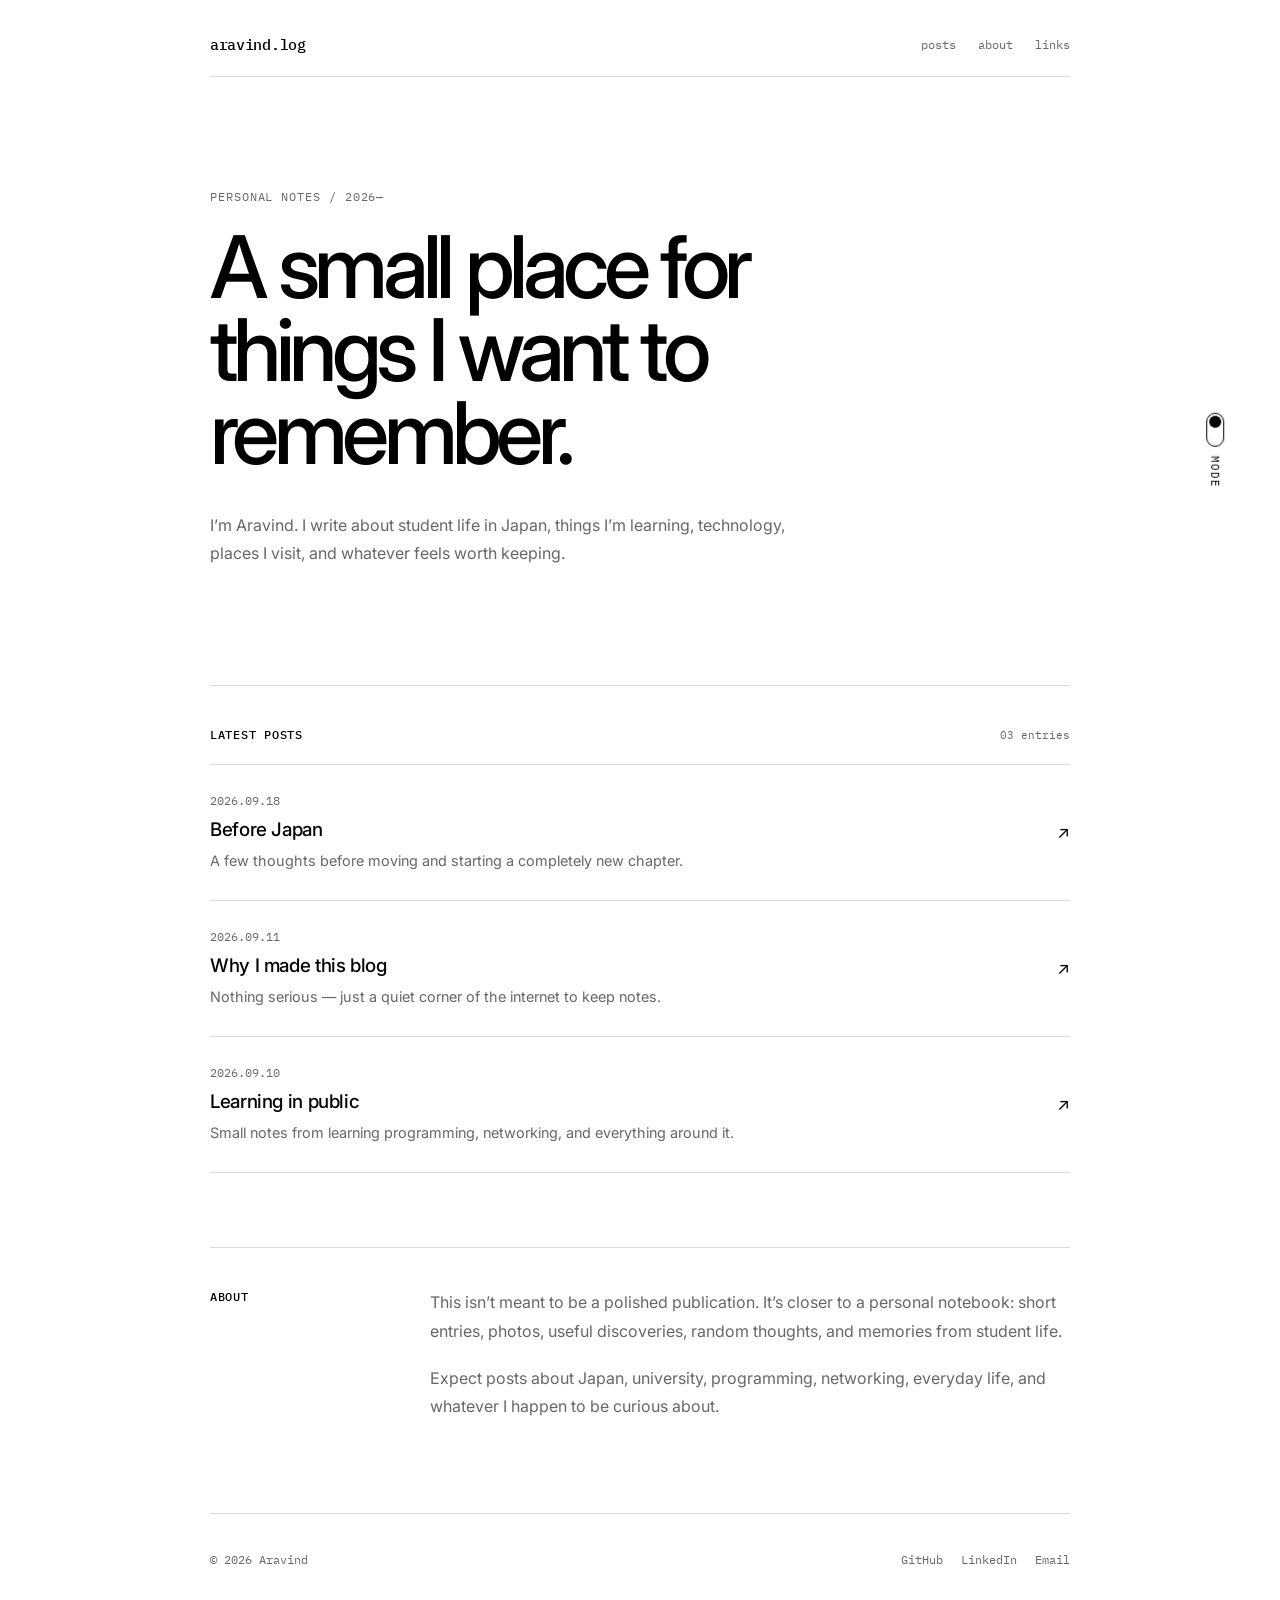
<file: index.html>
<!DOCTYPE html>
<html lang="en">
<head>
  <meta charset="UTF-8" />
  <meta name="viewport" content="width=device-width, initial-scale=1.0" />
  <meta name="description" content="A quiet personal blog about student life, Japan, technology, and notes along the way." />
  <title>aravind.log</title>
  <link rel="preconnect" href="https://fonts.googleapis.com">
  <link rel="preconnect" href="https://fonts.gstatic.com" crossorigin>
  <link href="https://fonts.googleapis.com/css2?family=IBM+Plex+Mono:wght@400;500&family=Inter:wght@400;500;600&display=swap" rel="stylesheet">
  <link rel="stylesheet" href="style.css" />
</head>
<body>
  <button class="theme-toggle" id="themeToggle" aria-label="Toggle dark mode" title="Toggle theme">
    <span class="theme-toggle__track">
      <span class="theme-toggle__knob"></span>
    </span>
    <span class="theme-toggle__label">MODE</span>
  </button>

  <main class="shell">
    <header class="site-header">
      <a class="brand" href="index.html">aravind.log</a>

      <nav class="nav" aria-label="Main navigation">
        <a href="#posts">posts</a>
        <a href="#about">about</a>
        <a href="#links">links</a>
      </nav>
    </header>

    <section class="hero">
      <p class="eyebrow">PERSONAL NOTES / 2026—</p>
      <h1>A small place for things I want to remember.</h1>
      <p class="intro">
        I’m Aravind. I write about student life in Japan, things I’m learning,
        technology, places I visit, and whatever feels worth keeping.
      </p>
    </section>

    <section class="section" id="posts">
      <div class="section-heading">
        <h2>Latest posts</h2>
        <span>03 entries</span>
      </div>

      <div class="post-list">
        <a class="post-row" href="posts/before-japan.html">
          <div>
            <time datetime="2026-09-18">2026.09.18</time>
            <h3>Before Japan</h3>
            <p>A few thoughts before moving and starting a completely new chapter.</p>
          </div>
          <span class="arrow">↗</span>
        </a>

        <a class="post-row" href="posts/why-this-blog.html">
          <div>
            <time datetime="2026-09-11">2026.09.11</time>
            <h3>Why I made this blog</h3>
            <p>Nothing serious — just a quiet corner of the internet to keep notes.</p>
          </div>
          <span class="arrow">↗</span>
        </a>

        <a class="post-row" href="posts/learning-in-public.html">
          <div>
            <time datetime="2026-09-10">2026.09.10</time>
            <h3>Learning in public</h3>
            <p>Small notes from learning programming, networking, and everything around it.</p>
          </div>
          <span class="arrow">↗</span>
        </a>
      </div>
    </section>

    <section class="section split" id="about">
      <div class="section-heading">
        <h2>About</h2>
      </div>
      <div class="about-copy">
        <p>
          This isn’t meant to be a polished publication. It’s closer to a personal notebook:
          short entries, photos, useful discoveries, random thoughts, and memories from student life.
        </p>
        <p>
          Expect posts about Japan, university, programming, networking, everyday life,
          and whatever I happen to be curious about.
        </p>
      </div>
    </section>

    <footer class="site-footer" id="links">
      <p>© 2026 Aravind</p>
      <div class="footer-links">
        <a href="https://github.com/" target="_blank" rel="noreferrer">GitHub</a>
        <a href="https://www.linkedin.com/" target="_blank" rel="noreferrer">LinkedIn</a>
        <a href="mailto:hello@example.com">Email</a>
      </div>
    </footer>
  </main>

  <script src="script.js"></script>
</body>
</html>
</file>
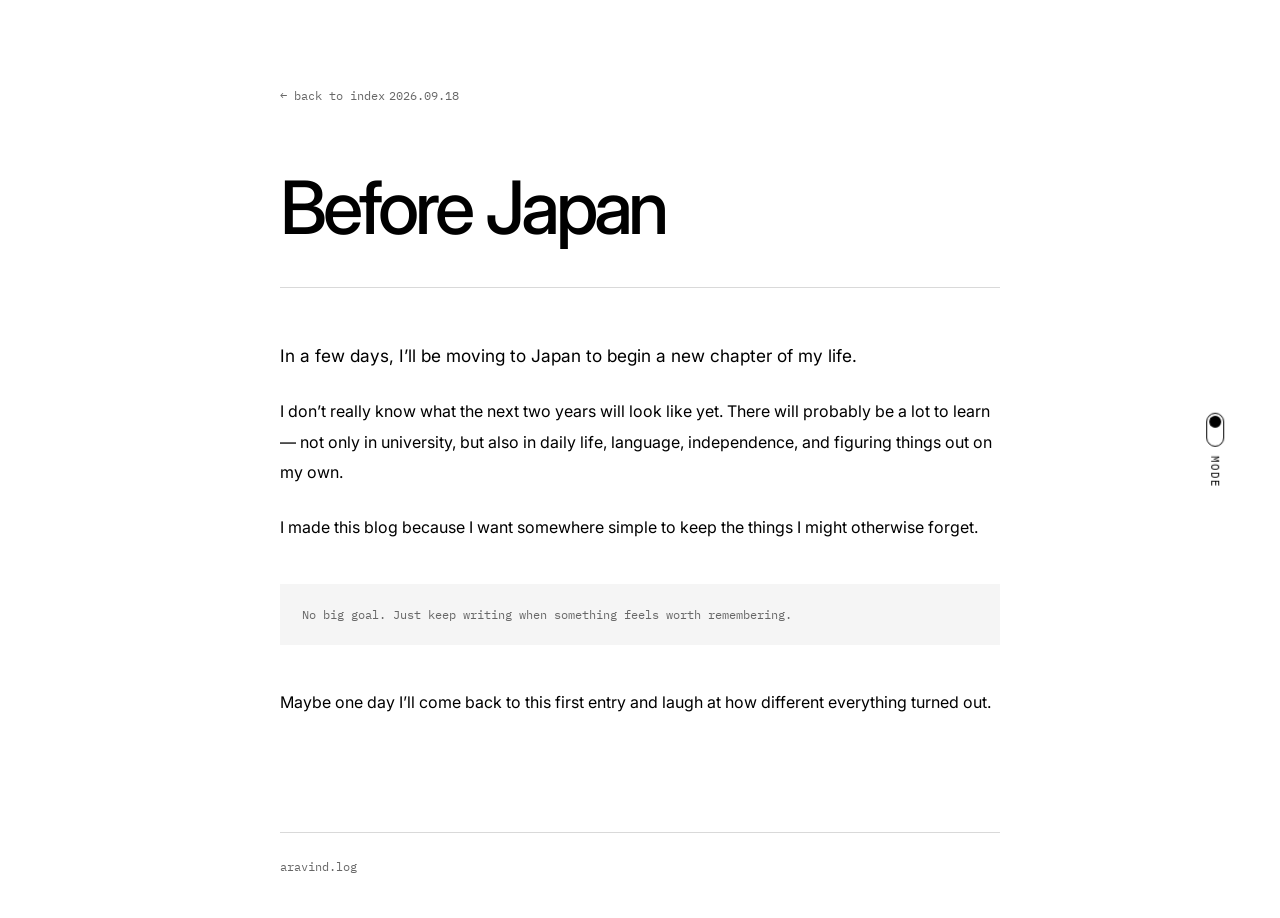
<file: posts/before-japan.html>
<!DOCTYPE html>
<html lang="en">
<head>
  <meta charset="UTF-8" />
  <meta name="viewport" content="width=device-width, initial-scale=1.0" />

  <title>Before Japan — aravind.log</title>

  <link rel="preconnect" href="https://fonts.googleapis.com">
  <link rel="preconnect" href="https://fonts.gstatic.com" crossorigin>

  <link
    href="https://fonts.googleapis.com/css2?family=IBM+Plex+Mono:wght@400;500&family=Inter:wght@400;500;600&display=swap"
    rel="stylesheet"
  >

  <link rel="stylesheet" href="../style.css" />
</head>

<body>

  <button
    class="theme-toggle"
    id="themeToggle"
    aria-label="Toggle dark mode"
    title="Toggle theme"
  >
    <span class="theme-toggle__track">
      <span class="theme-toggle__knob"></span>
    </span>

    <span class="theme-toggle__label">MODE</span>
  </button>


  <main class="article-shell">

    <header class="article-header">

      <a class="article-back" href="../index.html">
        ← back to index
      </a>

      <time datetime="2026-09-18">
        2026.09.18
      </time>

      <h1>Before Japan</h1>

    </header>


    <article class="article">

      <p>
        In a few days, I’ll be moving to Japan to begin a new chapter of my life.
      </p>

      <p>
        I don’t really know what the next two years will look like yet.
        There will probably be a lot to learn — not only in university,
        but also in daily life, language, independence, and figuring
        things out on my own.
      </p>

      <p>
        I made this blog because I want somewhere simple to keep the
        things I might otherwise forget.
      </p>

      <div class="article-note">
        No big goal. Just keep writing when something feels worth remembering.
      </div>

      <p>
        Maybe one day I’ll come back to this first entry and laugh at
        how different everything turned out.
      </p>

    </article>


    <footer class="article-footer">

      <a href="../index.html">
        aravind.log
      </a>

    </footer>

  </main>


  <script src="../script.js"></script>

</body>
</html>
</file>
<file: style.css>
:root {
  --bg: #ffffff;
  --text: #000000;
  --muted: #676767;
  --line: #d9d9d9;
  --soft: #f5f5f5;
  --max: 860px;
}

:root[data-theme="dark"] {
  --bg: #000000;
  --text: #ffffff;
  --muted: #a7a7a7;
  --line: #303030;
  --soft: #111111;
}

* {
  box-sizing: border-box;
}

html {
  scroll-behavior: smooth;
}

body {
  margin: 0;
  background: var(--bg);
  color: var(--text);
  font-family: "Inter", system-ui, -apple-system, BlinkMacSystemFont, "Segoe UI", sans-serif;
  transition: background 180ms ease, color 180ms ease;
}

a {
  color: inherit;
}

.shell {
  width: min(calc(100% - 48px), var(--max));
  margin: 0 auto;
}

.site-header {
  display: flex;
  align-items: center;
  justify-content: space-between;
  gap: 28px;
  padding: 34px 0 22px;
  border-bottom: 1px solid var(--line);
}

.brand {
  color: var(--text);
  text-decoration: none;
  font-family: "IBM Plex Mono", monospace;
  font-size: 0.96rem;
  font-weight: 500;
  letter-spacing: -0.02em;
}

.nav {
  display: flex;
  gap: 22px;
  font-family: "IBM Plex Mono", monospace;
  font-size: 0.76rem;
}

.nav a,
.footer-links a {
  color: var(--muted);
  text-decoration: none;
}

.nav a:hover,
.footer-links a:hover {
  color: var(--text);
  text-decoration: underline;
  text-underline-offset: 4px;
}

.hero {
  padding: 112px 0 118px;
}

.eyebrow {
  margin: 0 0 22px;
  color: var(--muted);
  font-family: "IBM Plex Mono", monospace;
  font-size: 0.72rem;
  letter-spacing: 0.08em;
}

.hero h1 {
  max-width: 720px;
  margin: 0;
  font-size: clamp(2.5rem, 7vw, 5.4rem);
  font-weight: 500;
  letter-spacing: -0.065em;
  line-height: 0.96;
}

.intro {
  max-width: 590px;
  margin: 36px 0 0;
  color: var(--muted);
  font-size: 1rem;
  line-height: 1.75;
}

.section {
  padding: 40px 0 74px;
  border-top: 1px solid var(--line);
}

.section-heading {
  display: flex;
  align-items: baseline;
  justify-content: space-between;
  margin-bottom: 22px;
}

.section-heading h2 {
  margin: 0;
  font-family: "IBM Plex Mono", monospace;
  font-size: 0.78rem;
  font-weight: 500;
  text-transform: uppercase;
  letter-spacing: 0.06em;
}

.section-heading span {
  color: var(--muted);
  font-family: "IBM Plex Mono", monospace;
  font-size: 0.7rem;
}

.post-list {
  border-top: 1px solid var(--line);
}

.post-row {
  display: grid;
  grid-template-columns: 1fr auto;
  gap: 30px;
  padding: 28px 0;
  border-bottom: 1px solid var(--line);
  text-decoration: none;
}

.post-row time {
  display: block;
  margin-bottom: 10px;
  color: var(--muted);
  font-family: "IBM Plex Mono", monospace;
  font-size: 0.72rem;
}

.post-row h3 {
  margin: 0;
  font-size: 1.17rem;
  font-weight: 500;
  letter-spacing: -0.02em;
}

.post-row p {
  max-width: 600px;
  margin: 8px 0 0;
  color: var(--muted);
  font-size: 0.9rem;
  line-height: 1.6;
}

.arrow {
  align-self: center;
  font-size: 1.05rem;
  transition: transform 150ms ease;
}

.post-row:hover .arrow {
  transform: translate(3px, -3px);
}

.split {
  display: grid;
  grid-template-columns: 180px 1fr;
  gap: 40px;
}

.about-copy p {
  margin: 0 0 18px;
  color: var(--muted);
  line-height: 1.8;
}

.site-footer {
  display: flex;
  align-items: center;
  justify-content: space-between;
  gap: 24px;
  padding: 26px 0 44px;
  border-top: 1px solid var(--line);
  color: var(--muted);
  font-family: "IBM Plex Mono", monospace;
  font-size: 0.72rem;
}

.footer-links {
  display: flex;
  gap: 18px;
}

.theme-toggle {
  position: fixed;
  z-index: 10;
  top: 50%;
  right: 22px;
  display: flex;
  align-items: center;
  gap: 9px;
  transform: translateY(-50%) rotate(90deg);
  transform-origin: center;
  border: 0;
  background: transparent;
  color: var(--text);
  cursor: pointer;
  font-family: "IBM Plex Mono", monospace;
  font-size: 0.67rem;
  letter-spacing: 0.08em;
}

.theme-toggle__track {
  position: relative;
  width: 34px;
  height: 18px;
  border: 1px solid var(--text);
  border-radius: 999px;
}

.theme-toggle__knob {
  position: absolute;
  top: 2px;
  left: 2px;
  width: 12px;
  height: 12px;
  border-radius: 50%;
  background: var(--text);
  transition: transform 180ms ease;
}

:root[data-theme="dark"] .theme-toggle__knob {
  transform: translateX(16px);
}

.article-shell {
  width: min(calc(100% - 48px), 720px);
  margin: 0 auto;
}

.article-header {
  padding: 84px 0 42px;
  border-bottom: 1px solid var(--line);
}

.article-back {
  display: inline-block;
  margin-bottom: 54px;
  color: var(--muted);
  font-family: "IBM Plex Mono", monospace;
  font-size: 0.73rem;
  text-decoration: none;
}

.article-back:hover {
  color: var(--text);
}

.article-header time {
  color: var(--muted);
  font-family: "IBM Plex Mono", monospace;
  font-size: 0.72rem;
}

.article-header h1 {
  margin: 14px 0 0;
  font-size: clamp(2.4rem, 7vw, 4.6rem);
  line-height: 1;
  letter-spacing: -0.055em;
  font-weight: 500;
}

.article {
  padding: 52px 0 90px;
}

.article p {
  margin: 0 0 24px;
  color: var(--text);
  font-size: 1rem;
  line-height: 1.9;
}

.article p:first-child {
  font-size: 1.08rem;
}

.article-note {
  margin: 42px 0;
  padding: 20px 22px;
  background: var(--soft);
  color: var(--muted);
  font-family: "IBM Plex Mono", monospace;
  font-size: 0.78rem;
  line-height: 1.7;
}

.article-footer {
  padding: 26px 0 44px;
  border-top: 1px solid var(--line);
  font-family: "IBM Plex Mono", monospace;
  font-size: 0.72rem;
}

.article-footer a {
  color: var(--muted);
  text-decoration: none;
}

.article-footer a:hover {
  color: var(--text);
}

@media (max-width: 760px) {
  .shell,
  .article-shell {
    width: min(calc(100% - 36px), var(--max));
  }

  .site-header {
    align-items: flex-start;
    flex-direction: column;
  }

  .hero {
    padding: 76px 0 82px;
  }

  .split {
    grid-template-columns: 1fr;
    gap: 12px;
  }

  .theme-toggle {
    top: auto;
    right: 12px;
    bottom: 18px;
    transform: none;
    padding: 9px 10px;
    border: 1px solid var(--line);
    background: var(--bg);
  }
}

@media (max-width: 520px) {
  .nav {
    width: 100%;
    justify-content: space-between;
  }

  .site-footer {
    align-items: flex-start;
    flex-direction: column;
  }

  .hero h1 {
    font-size: 2.8rem;
  }

  .post-row {
    gap: 16px;
  }
}
</file>
